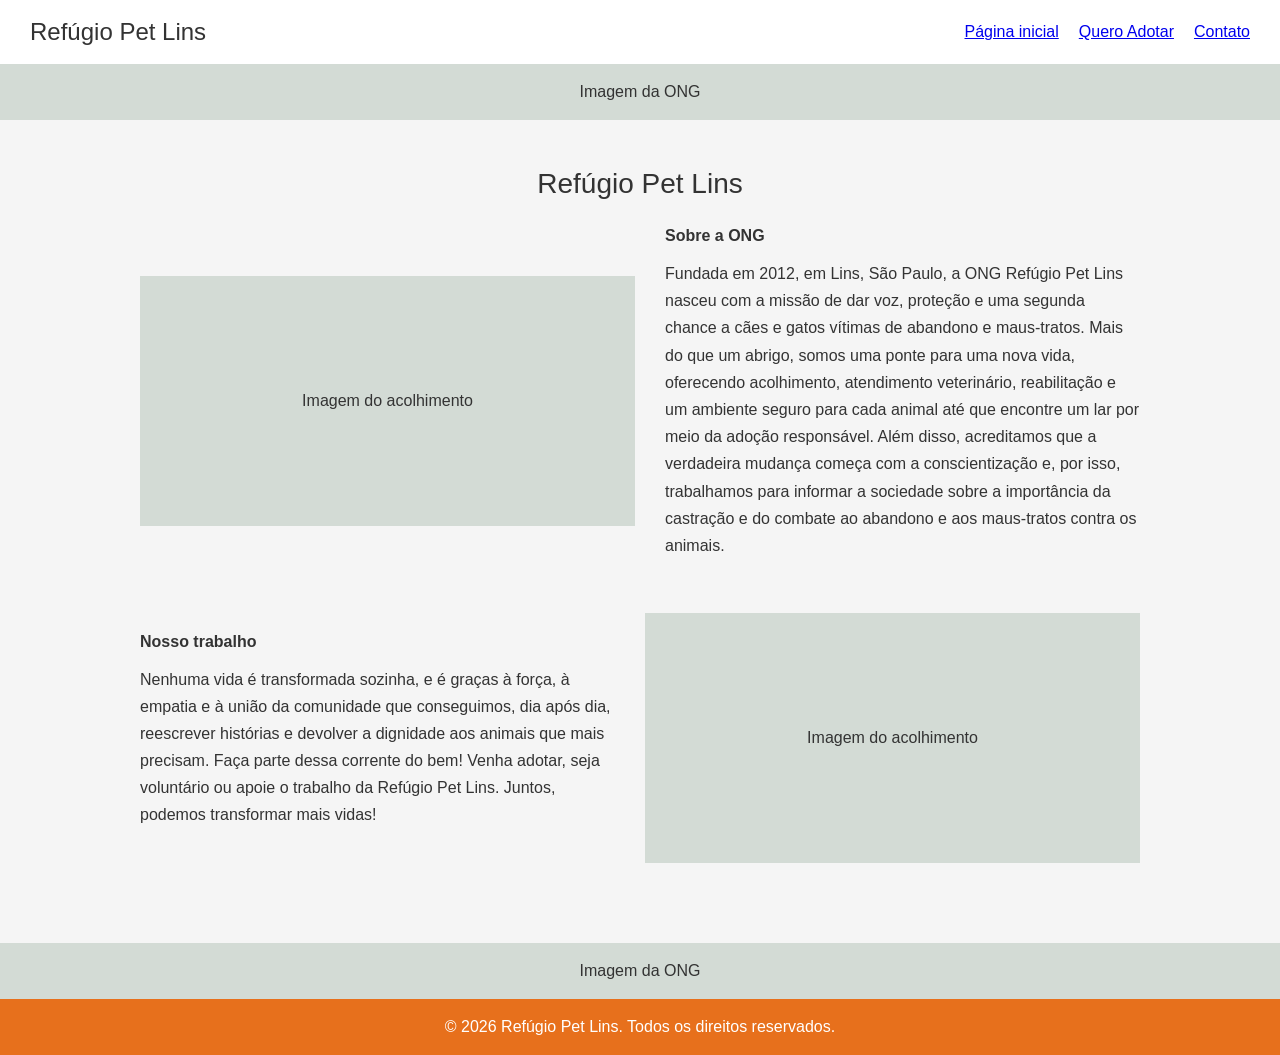
<file: index.html>
<html lang="pt-br">

<head>
    <meta charset="UTF-8">
    <meta name="viewport" content="width=device-width, initial-scale=1.0">
    <title>Refúgio Pet Lins</title>

    <link rel="stylesheet" href="css/reset.css">
    <link rel="stylesheet" href="css/estilo.css">
</head>

<body>

    <header class="cabecalho">
        <h1 class="logo">Refúgio Pet Lins</h1>

        <nav class="menu-opcoes">
    <ul>
        <li><a href="index.html">Página inicial</a></li>
        <li><a href="catalogo.html">Quero Adotar</a></li>
        <li><a href="contato.html">Contato</a></li>
    </ul>
</nav>
    </header>

    <main>

        <section class="faixa-ong">
            <p>Imagem da ONG</p>
        </section>

        <section class="secao-principal">

            <div class="logo-central">
                <h2>Refúgio Pet Lins</h2>
            </div>

            <div class="conteudo-principal">

                <div class="linha-conteudo">

                    <div class="imagem-ong">
                        <p>Imagem do acolhimento</p>
                    </div>
                    <div class="texto-ong">
                        <h1>Sobre a ONG</h1>

                        <p>
                           Fundada em 2012, em Lins, São Paulo, a ONG Refúgio Pet Lins nasceu com a missão de dar voz, proteção e uma segunda chance a cães e gatos vítimas de abandono e maus-tratos. Mais do que um abrigo, somos uma ponte para uma nova vida, oferecendo acolhimento, atendimento veterinário, reabilitação e um ambiente seguro para cada animal até que encontre um lar por meio da adoção responsável. Além disso, acreditamos que a verdadeira mudança começa com a conscientização e, por isso, trabalhamos para informar a sociedade sobre a importância da castração e do combate ao abandono e aos maus-tratos contra os animais.
                        </p>
                    </div>

                </div>


                <div class="linha-conteudo">
                    <div class="texto-ong">
                        <h1>Nosso trabalho</h1>

                        <p>
                            Nenhuma vida é transformada sozinha, e é graças à força, à empatia e à união da comunidade que conseguimos, dia após dia, reescrever histórias e devolver a dignidade aos animais que mais precisam. Faça parte dessa corrente do bem! Venha adotar, seja voluntário ou apoie o trabalho da Refúgio Pet Lins. Juntos, podemos transformar mais vidas!
                        </p>
                    </div>

                    <div class="imagem-ong">
                        <p>Imagem do acolhimento</p>
                    </div>

                </div>

            </div>

        </section>

        <section class="faixa-ong">
            <p>Imagem da ONG</p>
        </section>

    </main>

    <footer id="contato">
        <div class="container-rodape">
            <p>
                &copy; 2026 Refúgio Pet Lins.
                Todos os direitos reservados.
            </p>
        </div>
    </footer>

</body>

</html>
</file>
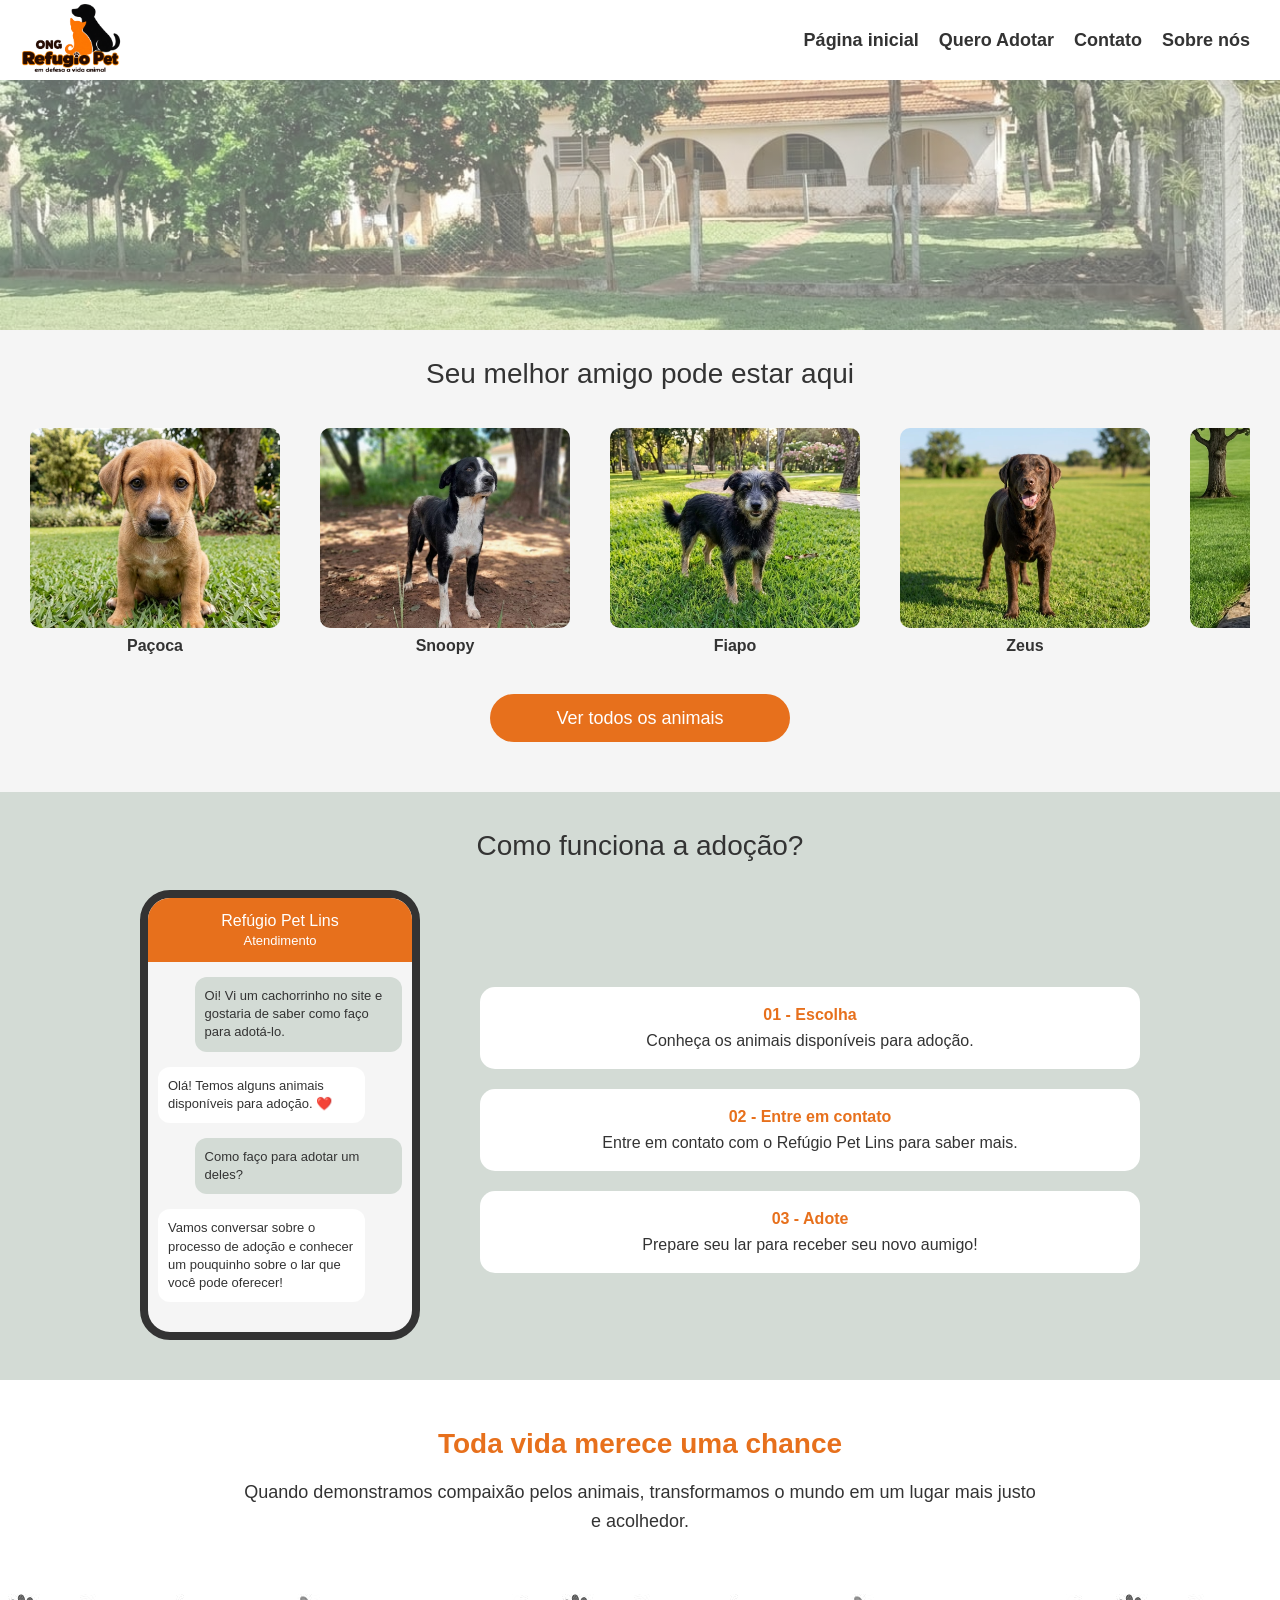
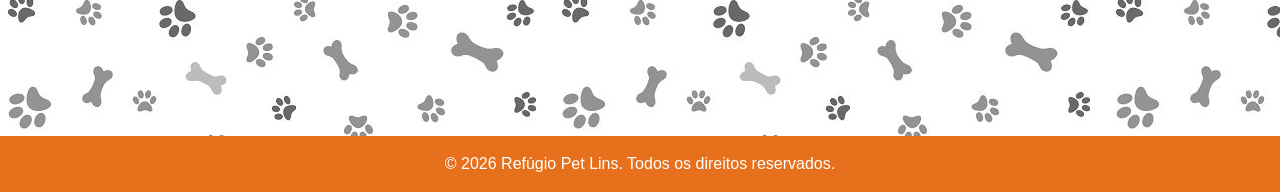
<file: codigo/index.html>
<!DOCTYPE html>
<html lang="pt-br">

<head>
    <meta charset="UTF-8">
    <meta name="viewport" content="width=device-width, initial-scale=1.0">
    <title>Refúgio Pet Lins</title>
    <link rel="stylesheet" href="css/reset.css">
    <link rel="stylesheet" href="css/pagina-inicial.css">
    <link rel="stylesheet" href="css/responsivo.css">
</head>

<body>

    <header class="cabecalho">
        <h1 class="logo">
          <a href="index.html"><img src="img/logo-semfundo.png" alt="Refúgio Pet Lins"></a>
        </h1>

        <nav class="menu-opcoes">
    <ul>
        <li><a href="index.html">Página inicial</a></li>
        <li><a href="catalogo.html">Quero Adotar</a></li>
        <li><a href="contato.html">Contato</a></li>
        <li><a href="sobre.html">Sobre nós</a></li>
    </ul>
</nav>
    </header>

    <main>

        <section class="faixa-ong">
        </section>

        
<section class="secao-principal">

    <div class="titulo-secao">
        <h2>Seu melhor amigo pode estar aqui</h2>
    </div>

    <div class="carrossel">

        <div class="lista-animais">

            <div class="card-animal">
                <img src="img/paçoca.jpeg" alt="Animal disponível para adoção">
                <h3>Paçoca</h3>
            </div>

            <div class="card-animal">
                <img src="img/snoop.jpeg" alt="Animal disponível para adoção">
                <h3>Snoopy</h3>
            </div>

            <div class="card-animal">
                <img src="img/fiapo.jpeg" alt="Animal disponível para adoção">
                <h3>Fiapo</h3>
            </div>

            <div class="card-animal">
                <img src="img/zeus.jpeg" alt="Animal disponível para adoção">
                <h3>Zeus</h3>
            </div>

            <div class="card-animal">
                <img src="img/black.jpeg" alt="Animal disponível para adoção">
                <h3>Black</h3>
            </div>

        </div>

    </div>

    <a href="catalogo.html" class="botao-animais">
    Ver todos os animais
</a>

</section>


<section class="como-adotar">

    <div class="titulo-secao">
        <h2>Como funciona a adoção?</h2>
    </div>

    <div class="conteudo-adocao">

        <div class="etapas-adocao">

            <div class="etapa">
                <h3>01 - Escolha</h3>
                <p>Conheça os animais disponíveis para adoção.</p>
            </div>

            <div class="etapa">
                <h3>02 - Entre em contato</h3>
                <p>Entre em contato com o Refúgio Pet Lins para saber mais.</p>
            </div>

            <div class="etapa">
                <h3>03 - Adote</h3>
                <p>Prepare seu lar para receber seu novo aumigo!</p>
            </div>

        </div>

        <div class="celular">

            <div class="topo-celular">
                <h3>Refúgio Pet Lins</h3>
                <p>Atendimento</p>
            </div>

            <div class="conversa">

                <div class="mensagem enviada">
                    Oi! Vi um cachorrinho no site e gostaria de saber como faço para adotá-lo.
                </div>

                <div class="mensagem recebida">
                    Olá! Temos alguns animais disponíveis para adoção. ❤️
                </div>

                <div class="mensagem enviada">
                    Como faço para adotar um deles?
                </div>

                <div class="mensagem recebida">
                    Vamos conversar sobre o processo de adoção e conhecer um pouquinho sobre o lar que você pode oferecer!
                </div>

            </div>

        </div>

    </div>

</section>

<section class="melhor-amigo">
    <div class="conteudo-melhor-amigo">
        <h2>Toda vida merece uma chance</h2>
        <p>
            Quando demonstramos compaixão pelos animais, transformamos o mundo em um lugar mais justo e acolhedor.
        </p>
    </div>
</section>

        <section class="faixa-rodapé">
        </section>

    </main>

<footer id="contato">
        <div class="container-rodape">
            <p>
                &copy; 2026 Refúgio Pet Lins.
                Todos os direitos reservados.
            </p>
        </div>
    </footer>

</body>

</html>
</file>
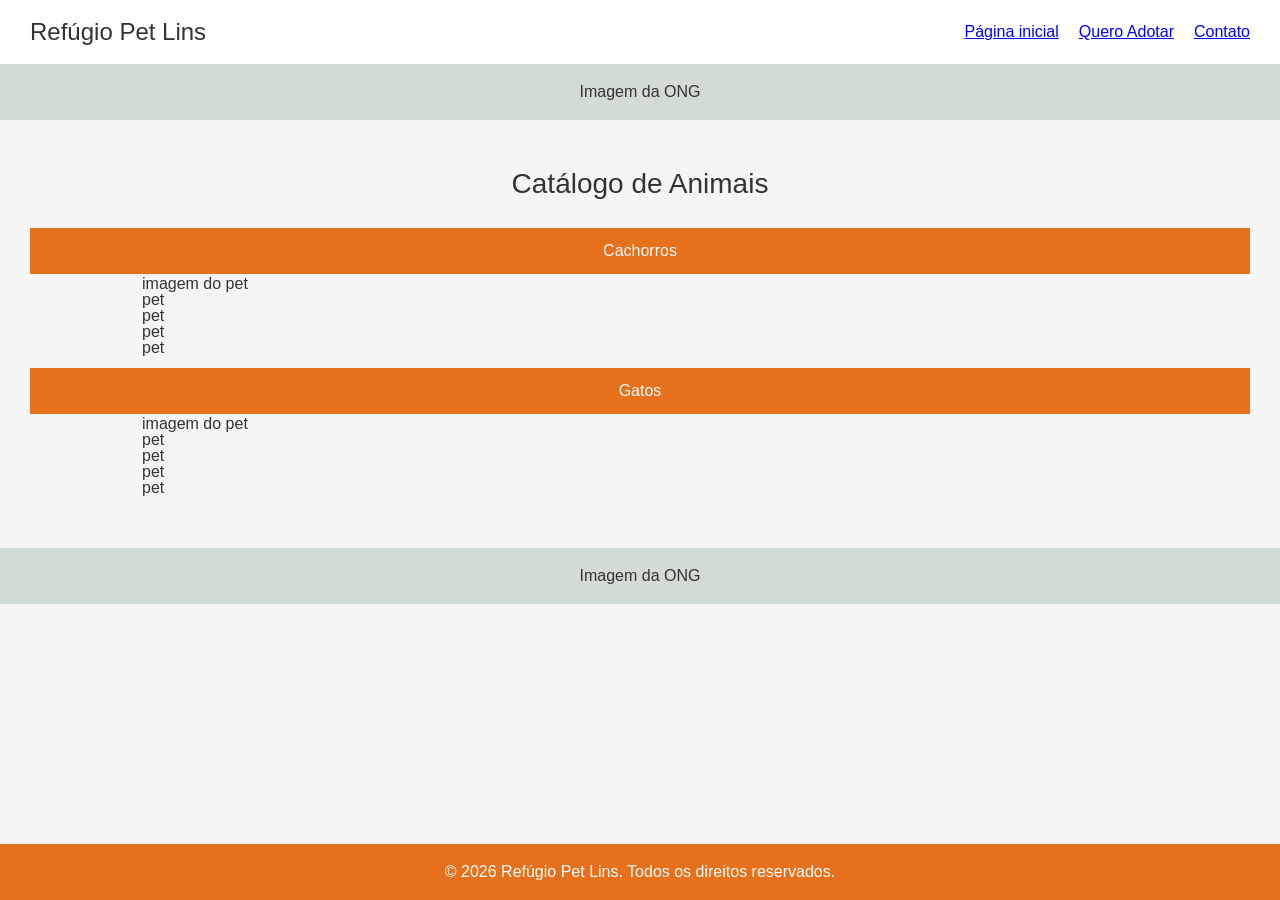
<file: catalogo.html>
<html lang="pt-br">
  <head>
    <meta charset="UTF-8" />
    <meta name="viewport" content="width=device-width, initial-scale=1.0" />
    <title>Refúgio Pet Lins</title>

    <link rel="stylesheet" href="css/reset.css" />
    <link rel="stylesheet" href="css/catalogo.css" />
  </head>

  <body>
    <header class="cabecalho">
      <h1 class="logo">Refúgio Pet Lins</h1>

      <nav class="menu-opcoes">
    <ul>
        <li><a href="index.html">Página inicial</a></li>
        <li><a href="catalogo.html">Quero Adotar</a></li>
        <li><a href="contato.html">Contato</a></li>
    </ul>
</nav>
    </header>

    <main>
      <section class="faixa-ong">
        <p>Imagem da ONG</p>
      </section>

      <section class="secao-principal">
        <div class="logo-central">
          <h2>Catálogo de Animais</h2>
        </div>

        <section class="faixa-laranja">
          <p>Cachorros</p>
        </section>

        <div class="conteudo-principal">
          <div class="lista">
            <section class="animais">
              <li>
                <figure>
                  imagem do pet
                  <figcaption>pet</figcaption>
                  <figcaption>pet</figcaption>
                  <figcaption>pet</figcaption>
                  <figcaption>pet</figcaption>
                </figure>
              </li>
            </section>
          </div>
        </div>

        <section class="faixa-laranja">
          <p>Gatos</p>
        </section>

        <div class="conteudo-principal">
          <div class="lista">
            <section class="animais">
              <li>
                <figure>
                  imagem do pet
                  <figcaption>pet</figcaption>
                  <figcaption>pet</figcaption>
                  <figcaption>pet</figcaption>
                  <figcaption>pet</figcaption>
                </figure>
              </li>
            </section>
          </div>
        </div>
      </section>

      <section class="faixa-ong">
        <p>Imagem da ONG</p>
      </section>
    </main>

    <footer id="contato">
      <div class="container-rodape">
        <p>&copy; 2026 Refúgio Pet Lins. Todos os direitos reservados.</p>
      </div>
    </footer>
  </body>
</html>
</file>
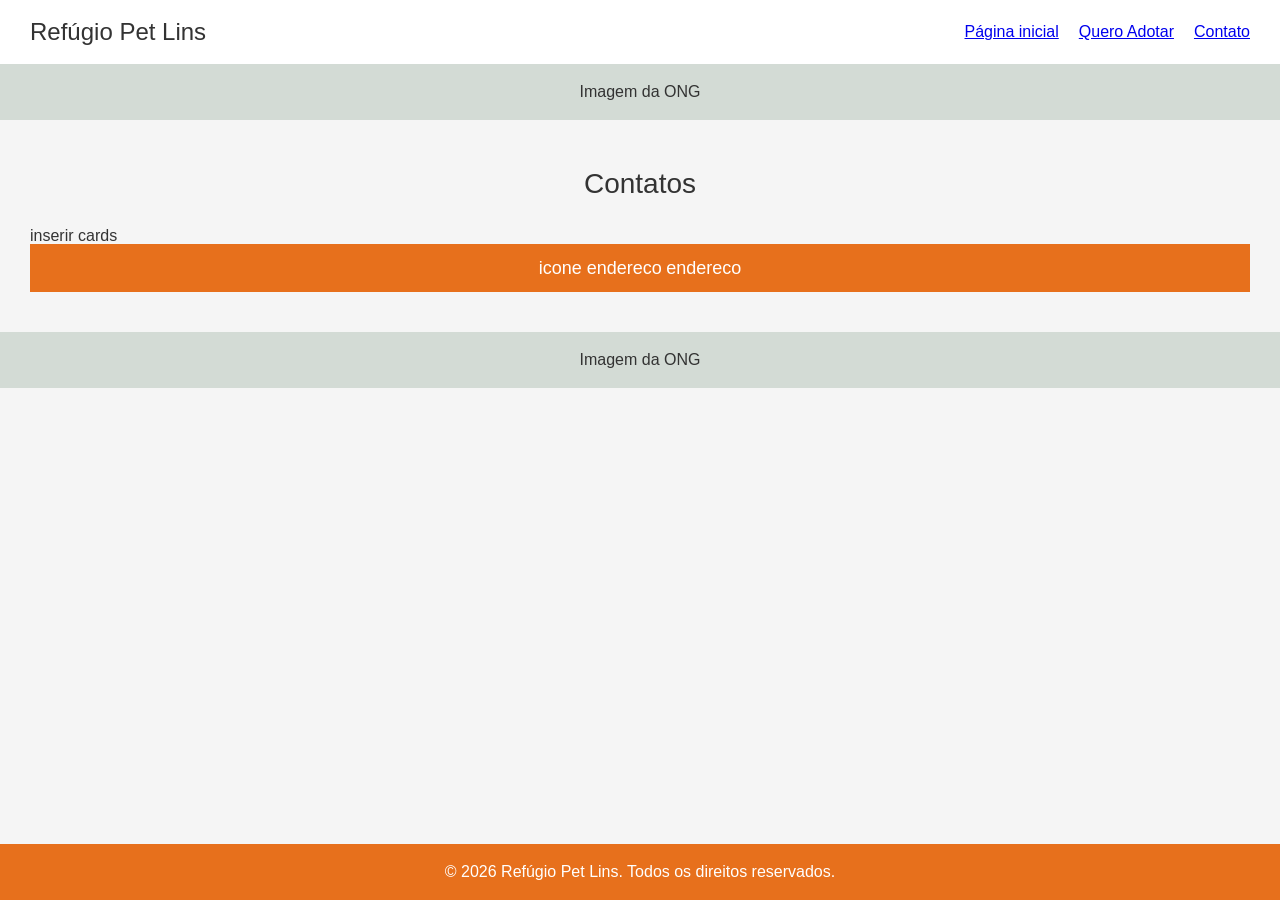
<file: contato.html>
<html lang="pt-br">

<head>
    <meta charset="UTF-8">
    <meta name="viewport" content="width=device-width, initial-scale=1.0">
    <title>Refúgio Pet Lins</title>

    <link rel="stylesheet" href="css/reset.css">
    <link rel="stylesheet" href="css/contato.css">
</head>

<body>

    <header class="cabecalho">
        <h1 class="logo">Refúgio Pet Lins</h1>

        <nav class="menu-opcoes">
            <ul>
                <li><a href="index.html">Página inicial</a></li>
                <li><a href="catalogo.html">Quero Adotar</a></li>
                <li><a href="contato.html">Contato</a></li>
            </ul>
        </nav>
    </header>

    <main>

        <section class="faixa-ong">
            <p>Imagem da ONG</p>
        </section>

        <section class="secao-principal">

            <div class="logo-central">
                <h2>Contatos</h2>
            </div>

                inserir cards

                

                <section class="faixa-laranja">
                    <ul>
                        <li>icone endereco</li>
                        <li>endereco</li>
                    </ul>
                </section>

            </div>

        </section>

        <section class="faixa-ong">
            <p>Imagem da ONG</p>
        </section>

    </main>

    <footer id="contato">
        <div class="container-rodape">
            <p>
                &copy; 2026 Refúgio Pet Lins.
                Todos os direitos reservados.
            </p>
        </div>
    </footer>

</body>

</html>
</file>
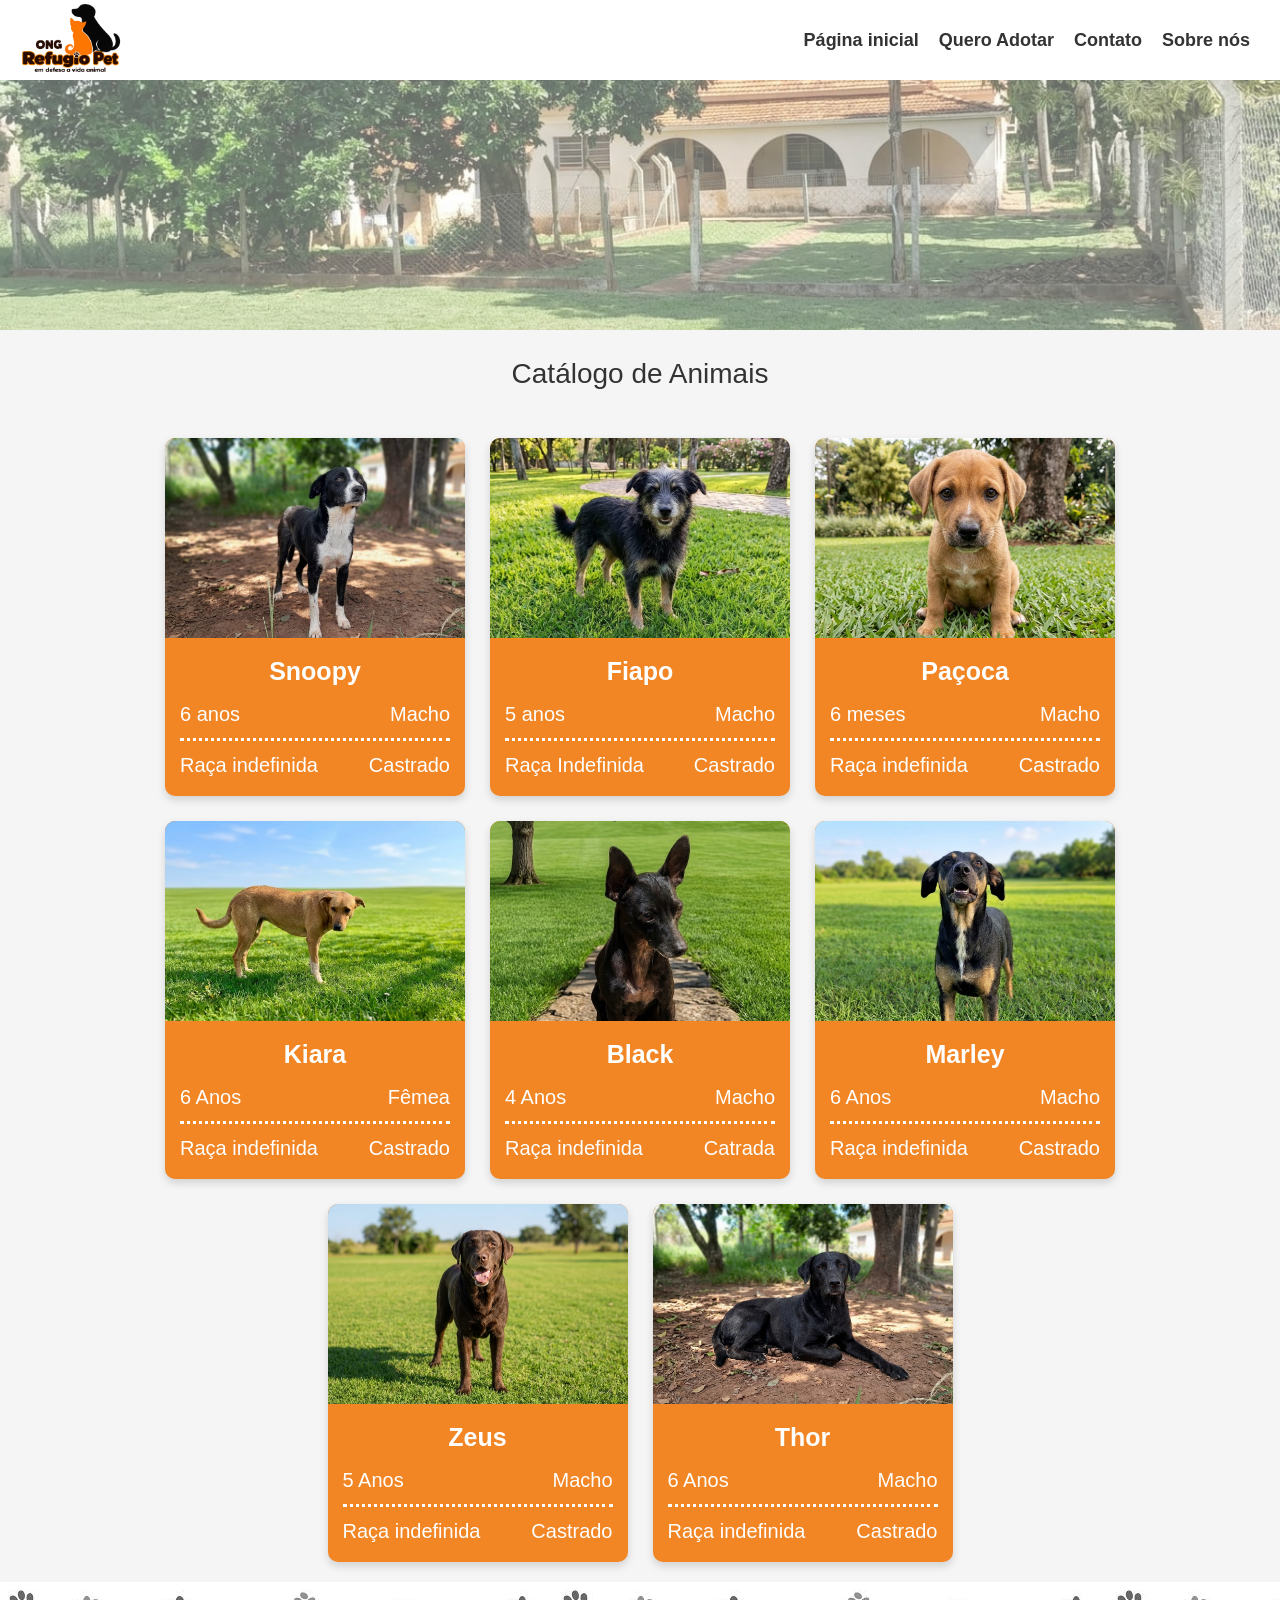
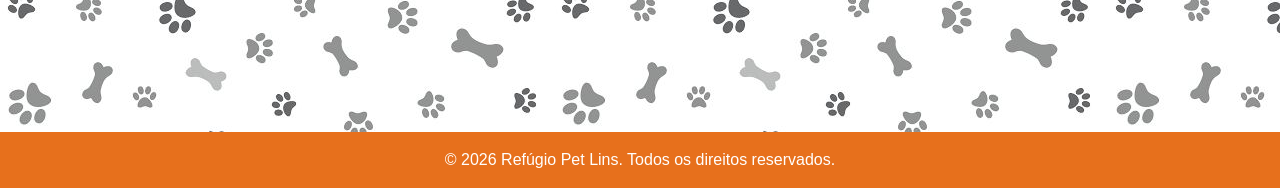
<file: codigo/catalogo.html>
<!DOCTYPE html>
<html lang="pt-br">
  <head>
    <meta charset="UTF-8" />
    <meta name="viewport" content="width=device-width, initial-scale=1.0" />
    <title>Refúgio Pet Lins</title>
    <link rel="stylesheet" href="css/reset.css" />
    <link rel="stylesheet" href="css/catalogo.css" />
    <link rel="stylesheet" href="css/responsivo.css">
  </head>

  <body>

    <header class="cabecalho">
        <h1 class="logo">
          <a href="index.html"><img src="img/logo-semfundo.png" alt="Refúgio Pet Lins"></a>
        </h1>

        <nav class="menu-opcoes">
    <ul>
        <li><a href="index.html">Página inicial</a></li>
        <li><a href="catalogo.html">Quero Adotar</a></li>
        <li><a href="contato.html">Contato</a></li>
        <li><a href="sobre.html">Sobre nós</a></li>
    </ul>
</nav>
    </header>

    <main>

        <section class="faixa-ong">
        </section>
    <main>
        <div class="logo-central">
          <h2>Catálogo de Animais</h2>
        </div>

        <div class="conteudo-principal">
          <div class="lista">
            <section class="animais">
             
              <section class="section-principal">
                
                <!-- Lista que vai alinhar os cards lado a lado -->
                <ul class="grade-cards">
                    
                    
                    <!-- Card 1 -->
                    <li class="card-animal">
                        <img src="img/snoop.jpeg" alt="Snoopy" class="foto-animal">
                        <div class="info-animal">
                           <h1>Snoopy</h1>
                           <div class="info-1">
                                <p>6 anos</p>
                                <p>Macho</p>
                            </div>
                            <div class="info-2">
                                <p>Raça indefinida</p>
                                <p>Castrado</p>
                            </div>
                        </div>
                    </li>

                    <!-- Card 2 -->
                    <li class="card-animal">
                        <img src="img/fiapo.jpeg" alt="Fiapo" class="foto-animal">
                        <div class="info-animal">
                           <h1>Fiapo</h1>
                           <div class="info-1">
                                <p> 5 anos</p>
                                <p> Macho</p>
                            </div>
                            <div class="info-2">
                                <p> Raça Indefinida</p>
                                <p> Castrado</p>
                            </div>
                        </div>
                    </li>

                    <!-- Card 3 -->
                    <li class="card-animal">
                        <img src="img/paçoca.jpeg" alt="Paçoca" class="foto-animal">
                        <div class="info-animal">
                            <h1>Paçoca</h1>
                            <div class="info-1">
                                <p>6 meses</p>
                                <p>Macho</p>
                            </div>
                            <div class="info-2">
                                <p>Raça indefinida</p>
                                <p>Castrado</p>
                            </div>
                        </div>
                    </li>

                    
                    </li><!-- Card 4 -->
                    <li class="card-animal">
                        <img src="img/kiara.jpeg" alt="Kiara" class="foto-animal">
                        <div class="info-animal">
                            <h1>Kiara</h1>
                            <div class="info-1">
                                <p> 6 Anos</p>
                                <p> Fêmea</p>
                            </div>
                            <div class="info-2">
                                <p> Raça indefinida</p>
                                <p> Castrado</p>
                            </div>
                        </div>
                    </li>

                    <!-- Card 5 -->
                    <li class="card-animal">
                        <img src="img/black.jpeg" alt="Black" class="foto-animal">
                        <div class="info-animal">
                            <h1>Black</h1>
                            <div class="info-1">
                                <p> 4 Anos</p>
                                <p> Macho</p>
                            </div>
                            <div class="info-2">
                                <p> Raça indefinida</p>
                                <p> Catrada</p>
                            </div>
                        </div>
                    </li>

                    <!-- Card 6 -->
                    <li class="card-animal">
                        <img src="img/marley.jpeg" alt="Marley" class="foto-animal">
                        <div class="info-animal">
                            <h1>Marley</h1>
                            <div class="info-1">
                                <p> 6 Anos</p>
                                <p> Macho</p>
                            </div>
                            <div class="info-2">
                                <p> Raça indefinida</p>
                                <p> Castrado</p>
                            </div>
                        </div>
                    </li>

                    <!-- Card 7 -->
                    <li class="card-animal">
                        <img src="img/zeus.jpeg" alt="Zeus" class="foto-animal">
                        <div class="info-animal">
                            <h1>Zeus</h1>
                            <div class="info-1">
                                <p> 5 Anos</p>
                                <p> Macho</p>
                            </div>
                            <div class="info-2">
                                <p> Raça indefinida</p>
                                <p> Castrado</p>
                            </div>
                        </div>
                    </li>

                    <!-- Card 8 -->
                    <li class="card-animal">
                        <img src="img/thor.jpeg" alt="Thor" class="foto-animal">
                        <div class="info-animal">
                            <h1>Thor</h1>
                            <div class="info-1">
                                <p> 6 Anos</p>
                                <p> Macho</p>
                            </div>
                            <div class="info-2">
                                <p> Raça indefinida</p>
                                <p> Castrado</p>
                            </div>
                        </div>
                    </li>

                </ul>

              </section>
             
            </section>
          </div>
        </div>

        <section class="faixa-rodapé">
        </section>

      </section>

      
    </main>

    <footer id="contato">
      <div class="container-rodape">
        <p>&copy; 2026 Refúgio Pet Lins. Todos os direitos reservados.</p>
      </div>
    </footer>
  </body>
</html>
</file>
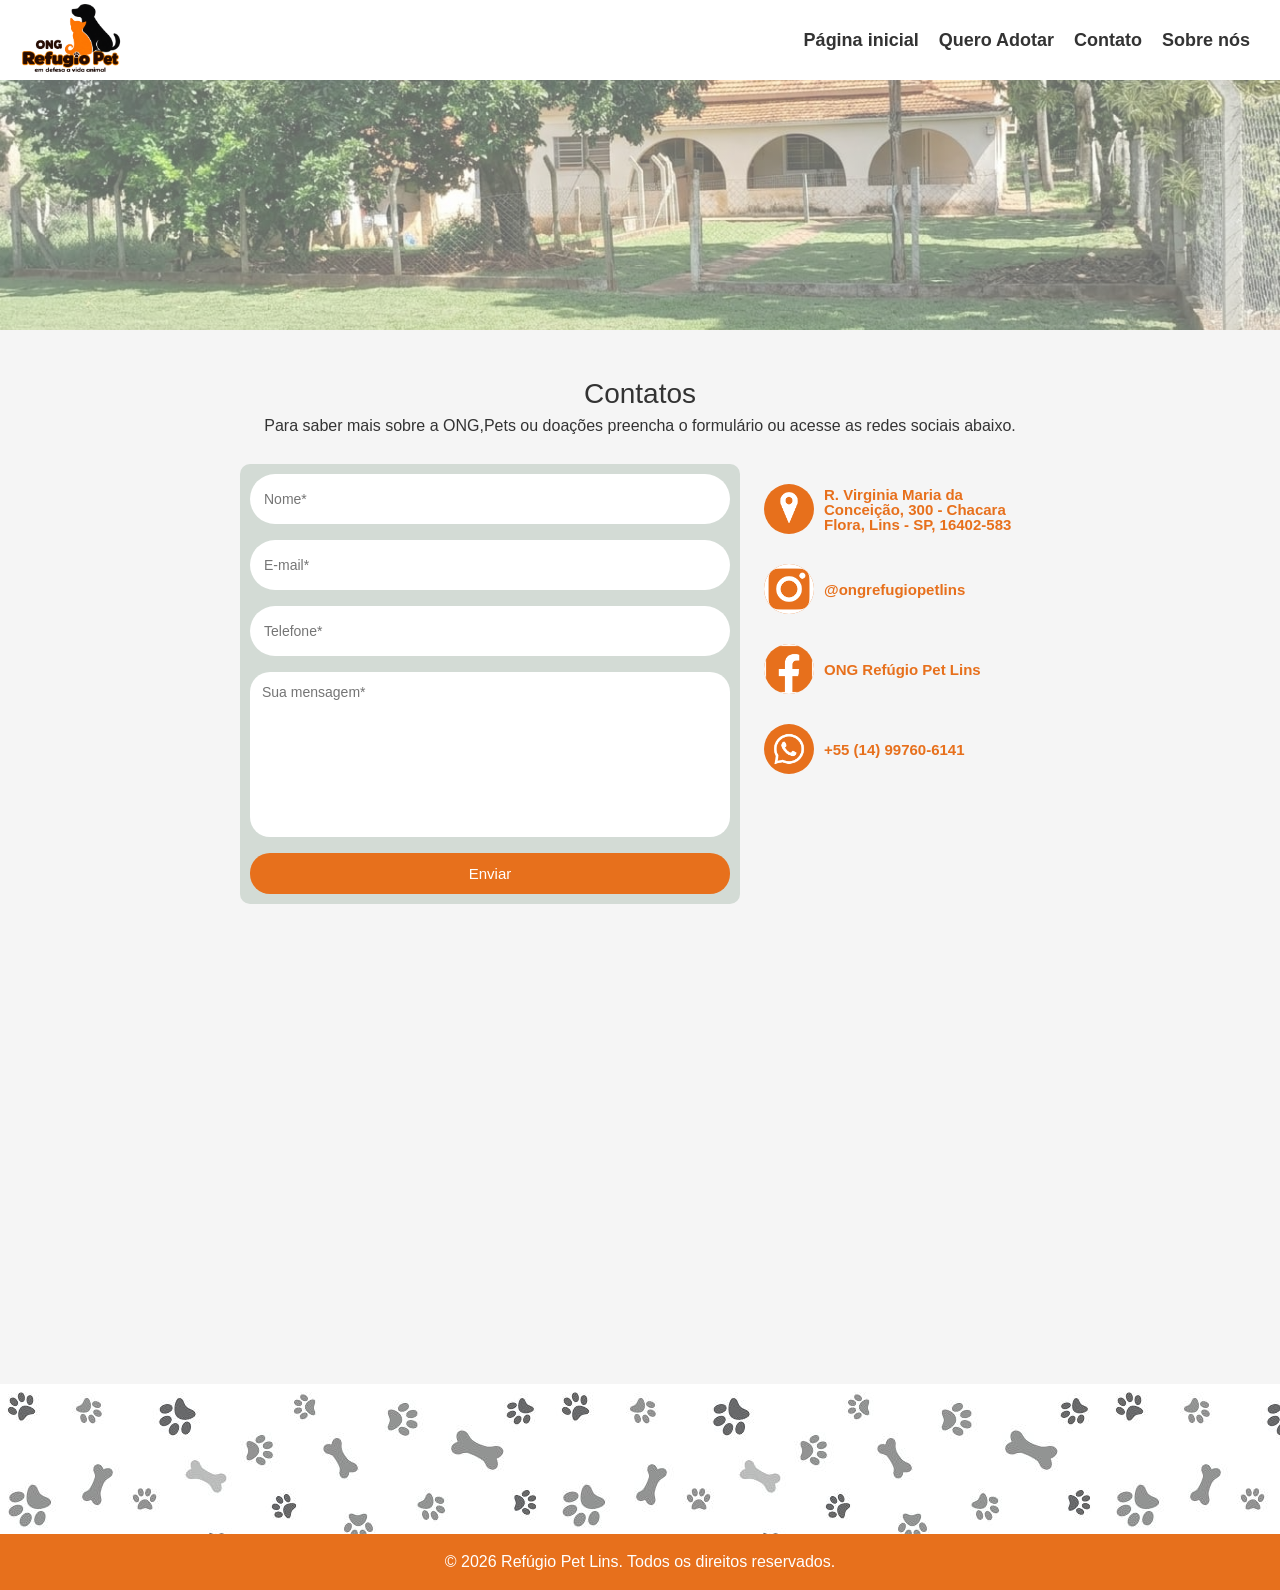
<file: codigo/contato.html>
<html lang="pt-br">
  <head>
    <meta charset="UTF-8" />
    <meta name="viewport" content="width=device-width, initial-scale=1.0" />
    <title>Refúgio Pet Lins</title>
    <link rel="stylesheet" href="css/reset.css" />
    <link rel="stylesheet" href="css/contato.css" />
    <link rel="stylesheet" href="css/responsivo.css">
  </head>

  <body>
    <header class="cabecalho">
      <h1 class="logo">
          <a href="index.html"><img src="img/logo-semfundo.png" alt="Refúgio Pet Lins"></a>
        </h1>

      <nav class="menu-opcoes">
        <ul>
        <li><a href="index.html">Página inicial</a></li>
        <li><a href="catalogo.html">Quero Adotar</a></li>
        <li><a href="contato.html">Contato</a></li>
        <li><a href="sobre.html">Sobre nós</a></li>
        </ul>
      </nav>
    </header>

    <main>
      <section class="faixa-ong">
      </section>

      <section class="secao-principal">
        <div class="logo-central">
          <h2>Contatos</h2>
          <p>
            Para saber mais sobre a ONG,Pets ou doações preencha o formulário ou
            acesse as redes sociais abaixo.
          </p>
        </div>

        <div class="conteudo">
          <div class="form">
            <form action="/enviar-dados" method="post">
              <label for="nome">Nome</label>
              <input
                type="text"
                id="nome"
                name="nome"
                placeholder="Nome*"
                required
              />

              <label for="email">E-mail</label>
              <input
                type="email"
                id="email"
                name="email"
                placeholder="E-mail*"
                required
              />

              <label for="telefone">Telefone</label>
              <input
                type="tel"
                id="telefone"
                name="telefone"
                placeholder="Telefone*"
                required
              />

              <label for="mensagem">Mensagem</label>
              <textarea
                id="mensagem"
                name="mensagem"
                placeholder="Sua mensagem*"
                required
              ></textarea>

              <button type="submit">Enviar</button>
            </form>
          </div>

          <div class="contatos">
            <ul>
              <li>
                <a href="https://maps.app.goo.gl/Xp8G3DowzVbj1TUi9">
                  <img src="img/local.webp" alt="" />
                  R. Virginia Maria da Conceição, 300 - Chacara Flora, Lins - SP, 16402-583
                </a>
              </li>

              <ul>
              <li>
                <a href="https://www.instagram.com/ongrefugiopetlins">
                  <img src="img/instagram.webp" alt="" />
                  @ongrefugiopetlins
                </a>
              </li>

              <li>
                <a
                  href="https://www.facebook.com/people/ONG-Ref%C3%BAgio-Pet-Lins/100091501293850/"
                >
                  <img src="img/facebook.webp" alt="" />
                  ONG Refúgio Pet Lins
                </a>
              </li>

              <li>
                <a
                  href="https://wa.me/5514997606141?text=Ol%C3%A1!%20Vim%20pelo%20link%20e%20gostaria%20de%20mais%20informa%C3%A7%C3%B5es."
                  target="_blank"
                >
                  <img src="img/whatsapp.webp" alt="" />
                  +55 (14) 99760-6141
                </a>
              </li>
            </ul>
          </div>          
        </div>
      </section>

      <section class="maps">
        <iframe
          <iframe src="https://www.google.com/maps/embed?pb=!1m18!1m12!1m3!1d3707.4211514090107!2d-49.7235787!3d-21.686363699999998!2m3!1f0!2f0!3f0!3m2!1i1024!2i768!4f13.1!3m3!1m2!1s0x94be157243160007%3A0x1d5e9e5a19fe417c!2sR.%20Virg%C3%ADnia%20Maria%20da%20Concei%C3%A7%C3%A3o%2C%20300%20-%20Ch%C3%A1cara%20Flora%2C%20Lins%20-%20SP%2C%2016402-583!5e0!3m2!1spt-BR!2sbr!4v1794163605881!5m2!1spt-BR!2sbr"
          width="100%"
          height="400"
          style="border: 0"
          allowfullscreen=""
          loading="lazy"
          referrerpolicy="strict-origin-when-cross-origin"
        ></iframe>
      </section>

      <section class="faixa-rodapé">
        </section>

    </main>

    <footer id="contato">
      <div class="container-rodape">
        <p>&copy; 2026 Refúgio Pet Lins. Todos os direitos reservados.</p>
      </div>
    </footer>
  </body>
</html>
</file>
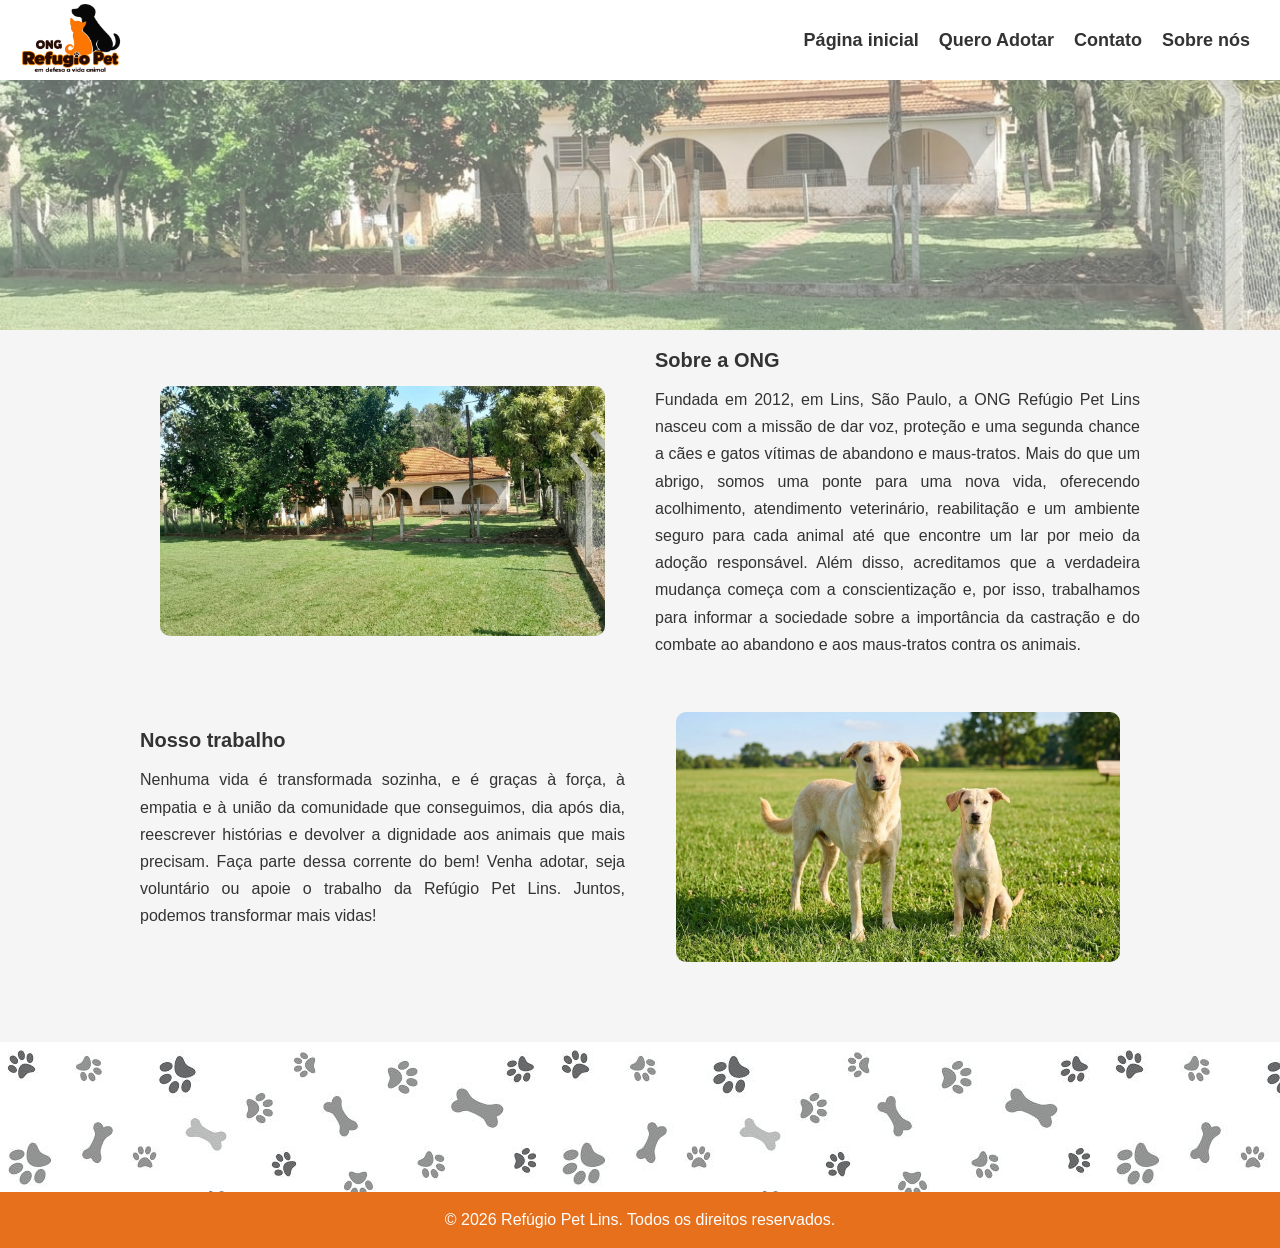
<file: codigo/sobre.html>
<!DOCTYPE html>
<html lang="pt-br">

<head>
    <meta charset="UTF-8">
    <meta name="viewport" content="width=device-width, initial-scale=1.0">
    <title>Refúgio Pet Lins</title>
    <link rel="stylesheet" href="css/reset.css">
    <link rel="stylesheet" href="css/estilo.css">
    <link rel="stylesheet" href="css/responsivo.css">
</head>

<body>

    <header class="cabecalho">
        <h1 class="logo">
            <a href="index.html">
                <img src="img/logo-semfundo.png" alt="Refúgio Pet Lins">
            </a>
        </h1>

        <nav class="menu-opcoes">
            <ul>
                <li><a href="index.html">Página inicial</a></li>
                <li><a href="catalogo.html">Quero Adotar</a></li>
                <li><a href="contato.html">Contato</a></li>
                <li><a href="sobre.html">Sobre nós</a></li>
            </ul>
        </nav>
    </header>

    <main>

        <section class="faixa-ong">
        </section>

        <section class="secao-principal">

            <div class="conteudo-principal">

                <div class="linha-conteudo">

                    <div class="imagem-ong">
                        <img src="img/lar-pet.jpeg" alt="Lar da ONG Refúgio Pet Lins">
                    </div>

                    <div class="texto-ong">
                        <h1>Sobre a ONG</h1>

                        <p>
                            Fundada em 2012, em Lins, São Paulo, a ONG Refúgio Pet Lins nasceu com a missão de dar voz, proteção e uma segunda chance a cães e gatos vítimas de abandono e maus-tratos. Mais do que um abrigo, somos uma ponte para uma nova vida, oferecendo acolhimento, atendimento veterinário, reabilitação e um ambiente seguro para cada animal até que encontre um lar por meio da adoção responsável. Além disso, acreditamos que a verdadeira mudança começa com a conscientização e, por isso, trabalhamos para informar a sociedade sobre a importância da castração e do combate ao abandono e aos maus-tratos contra os animais.
                        </p>
                    </div>

                </div>

                <div class="linha-conteudo">

                    <div class="texto-ong">
                        <h1>Nosso trabalho</h1>

                        <p>
                            Nenhuma vida é transformada sozinha, e é graças à força, à empatia e à união da comunidade que conseguimos, dia após dia, reescrever histórias e devolver a dignidade aos animais que mais precisam. Faça parte dessa corrente do bem! Venha adotar, seja voluntário ou apoie o trabalho da Refúgio Pet Lins. Juntos, podemos transformar mais vidas!
                        </p>
                    </div>

                    <div class="imagem-ong">
                        <img src="img/WhatsApp Image 2026-11-08 at 14.06.10 (3).jpeg" alt="Animal acolhido pela ONG">
                    </div>

                </div>

            </div>

        </section>

        <section class="faixa-rodapé">
        </section>

    </main>

    <footer id="contato">
        <div class="container-rodape">
            <p>
                &copy; 2026 Refúgio Pet Lins.
                Todos os direitos reservados.
            </p>
        </div>
    </footer>

</body>

</html>
</file>
<file: css/estilo.css>
body {
    min-height: 100%;
    margin: 0;
}

body {
    display: flex;
    flex-direction: column;
    min-height: 100vh;
    margin: 0;
    font-family: Arial, sans-serif;
    color: #333333;
}

/* Cabeçalho */
.cabecalho {
    background-color: #FFFFFF;
    position: relative;
    display: flex;
    align-items: center;
    justify-content: space-between;
    gap: 20px;
    padding: 20px 30px;
}

.logo {
    font-size: 24px;
    margin: 0;
}

/* Menu de navegação */
.menu-opcoes ul {
    display: flex;
    flex-wrap: wrap;
    gap: 20px;
    list-style: none;
    margin: 0;
    padding: 0;
}

.menu-opcoes a:hover {
    text-decoration: underline;
}

/* Conteúdo principal */
main {
    flex: 1;
    background-color: #F5F5F5;
}

.faixa-ong {
    background-color: #D3DBD5;
    padding: 20px;
    text-align: center;
}

.secao-principal {
    padding: 20px 30px 40px;
}

.logo-central {
    text-align: center;
    padding: 30px 0;
    color: #333333;
}

.logo-central h2 {
    margin: 0;
    font-size: 28px;
}

.conteudo-principal {
    max-width: 1000px;
    margin: 0 auto;
}

/* Linhas de texto e imagem */
.linha-conteudo {
    display: flex;
    align-items: center;
    gap: 30px;
    margin-bottom: 40px;
}

.texto-ong,
.imagem-ong {
    flex: 1;
    min-width: 0;
}

.texto-ong h2 {
    margin-top: 0;
    margin-bottom: 16px;
}

.texto-ong p {
    line-height: 1.7;
    margin-bottom: 14px;
}

/* Espaço reservado para as imagens */
.imagem-ong {
    background-color: #D3DBD5;
    min-height: 250px;
    display: flex;
    align-items: center;
    justify-content: center;
    text-align: center;
    padding: 10px;
    box-sizing: border-box;
}

/* Rodapé */
footer {
    background-color: #E7701C;
    color: #FFFFFF;
    padding: 20px;
    text-align: center;
}

.container-rodape {
    max-width: 1000px;
    margin: 0 auto;
}

.texto-ong h1 {
    margin-top: 0;
    margin-bottom: 16px;
    font-weight: bold;
}
</file>
<file: codigo/css/pagina-inicial.css>
/* Configurações gerais */
body {
    display: flex;
    flex-direction: column;
    min-height: 100vh;
    margin: 0;
    font-family: Arial, sans-serif;
    color: #333333;
}

/* Cabeçalho */
.cabecalho {
    background-color: #FFFFFF;
    position: relative;
    display: flex;
    align-items: center;
    justify-content: space-between;
    gap: 20px;
    padding: 30px;
    min-height: 80px;
}

.logo img {
    position: absolute;
    top: 50%;
    transform: translateY(-50%);
    left: 10px;
    height: 120px;
    width: auto;
    padding: 8px;
}

/* Menu de navegação */
.menu-opcoes ul {
    display: flex;
    flex-wrap: wrap;
    gap: 20px;
    list-style: none;
    margin: 0;
    padding: 0;
    position: relative;
}

.menu-opcoes a {
    color: #333333;
    text-decoration: none;
    font-size: 18px;
    font-weight: bold;
}

.menu-opcoes a:hover {
    color: #E7701C;
}

/* Conteúdo principal */
main {
    flex: 1;
    background-color: #F5F5F5;
}

/* Banner principal */
.faixa-ong {
    background-image:
        linear-gradient(rgba(255, 255, 255, 0.4), rgba(255, 255, 255, 0.4)),
        url('../img/lar-pet.jpeg');
    background-size: cover;
    background-position: center;
    background-repeat: no-repeat;
    width: auto;
    height: 250px;
    padding: 40px;
    text-align: center;
}

.faixa-rodapé {
   background-image: url(../img/fundo-patas.jpeg);
    background-repeat: repeat;
    width: auto;
    height:  150px;
    padding: 40px;
    text-align: center;
}

/* Seção de animais */
.secao-principal {
    padding: 30px;
}

.titulo-secao {
    text-align: center;
    margin-bottom: 20px;
}

/* Carrossel */
.lista-animais {
    display: flex;
    gap: 40px;
    padding: 20px;
    overflow-x: auto;
    scroll-snap-type: x mandatory;
    justify-content: center;
}

/* Cards dos animais */
.card-animal {
    flex: 0 0 250px;
    scroll-snap-align: start;
}

/* Imagens dos animais */
.card-animal img {
    display: block;
    width: 100%;
    height: 200px;
    object-fit: cover;
    object-position: center;
    border-radius: 10px;
}

/* Nome dos animais */
.card-animal h3 {
    text-align: center;
    margin-top: 10px;
    font-weight: bold;
}

.botao-animais {
    display: block;
    width: 300px;
    box-sizing: border-box;
    margin: 20px auto;
    background-color: #E7701C;
    color: #FFFFFF;
    border: none;
    border-radius: 30px;
    padding: 15px;
    font-size: 18px;
    text-align: center;
    text-decoration: none;
    cursor: pointer;
    transition: background-color 0.3s;
}

.botao-animais:hover {
    background-color: #cc5e17;
}

.titulo-secao h2 {
    font-size: 28px;
}

.como-adotar {
    padding: 40px 30px;
    background-color: #D3DBD5;
}

.etapas-adocao {
    display: flex;
    justify-content: center;
    gap: 30px;
    margin-top: 30px;
}

.etapa {
    flex: 1;
    text-align: center;
    padding: 25px;
    background-color: #FFFFFF;
    border-radius: 15px;
}

.etapa h3 {
    color: #E7701C;
    margin-bottom: 15px;
    font-weight: bold;
}

.etapa p {
    color: #333333;
}

.melhor-amigo {
    background-color: #FFFFFF;
    padding: 50px 30px;
    text-align: center;
}

.conteudo-melhor-amigo {
    max-width: 800px;
    margin: 0 auto;
}

.conteudo-melhor-amigo h2 {
    color: #E7701C;
    font-size: 28px;
    font-weight: bold;
    margin-bottom: 20px;
}

.conteudo-melhor-amigo p {
    color: #333333;
    font-size: 18px;
    line-height: 1.6;
}

/* Rodapé */
footer {
    background-color: #E7701C;
    color: #FFFFFF;
    padding: 20px;
    text-align: center;
}

.container-rodape {
    max-width: 1000px;
    margin: 0 auto;
}

/* Como funciona a adoção */
.como-adotar {
    padding: 40px 30px;
    background-color: #D3DBD5;
}

.conteudo-adocao {
    display: flex;
    align-items: center;
    justify-content: center;
    gap: 60px;
    max-width: 1000px;
    margin: 30px auto 0;
    flex-direction: row-reverse;
}

/* Passo a passo */
.etapas-adocao {
    display: flex;
    flex-direction: column;
    gap: 20px;
    flex: 1;
}

.etapa {
    background-color: #FFFFFF;
    padding: 20px;
    border-radius: 15px;
}

.etapa h3 {
    color: #E7701C;
    margin-bottom: 10px;
    font-weight: bold;
}

/* Celular */
.celular {
    width: 280px;
    min-height: 450px;
    box-sizing: border-box;
    background-color: #F5F5F5;
    border: 8px solid #333333;
    border-radius: 30px;
    overflow: hidden;
    flex-shrink: 0;
}

/* Cabeçalho do celular */
.topo-celular {
    background-color: #E7701C;
    color: #FFFFFF;
    padding: 15px;
    text-align: center;
}

.topo-celular h3 {
    margin: 0;
}

.topo-celular p {
    margin-top: 5px;
    font-size: 13px;
}

/* Conversa */
.conversa {
    display: flex;
    flex-direction: column;
    gap: 15px;
    padding: 15px 10px;
}

/* Mensagens */
.mensagem {
    padding: 10px;
    border-radius: 12px;
    font-size: 13px;
    line-height: 1.4;
    max-width: 85%;
}

.enviada {
    background-color: #D3DBD5;
    align-self: flex-end;
}

.recebida {
    background-color: #FFFFFF;
    align-self: flex-start;
}
</file>
<file: codigo/css/responsivo.css>
*, *::before, *::after { box-sizing: border-box; }
html { -webkit-text-size-adjust: 100%; }
img { max-width: 100%; }
body { overflow-x: hidden; }

.foto-animal { width: 100%; }

.lista-animais {
    justify-content: safe center;
    -webkit-overflow-scrolling: touch;
}

.contatos li img { flex-shrink: 0; }
.contatos li a { overflow-wrap: anywhere; }

/* ---------- até 1024px ---------- */
@media screen and (max-width: 1024px) {
    .secao-principal { padding-left: 20px; padding-right: 20px; }

    .conteudo {
        flex-direction: column;
        align-items: center;
        padding: 0 20px;
    }
    .form { width: 100%; max-width: 500px; }
    .contatos { width: 100%; max-width: 500px; height: auto; }
    .contatos li { margin-bottom: 20px; }
}

/* ---------- até 768px (tablet) ---------- */
@media screen and (max-width: 768px) {
    .cabecalho { flex-direction: column; padding: 20px 10px; gap: 15px; }
    .logo img { position: static; transform: none; height: 90px; width: auto; padding: 0; }
    .menu-opcoes ul { justify-content: center; gap: 10px 18px; }
    .menu-opcoes a { display: inline-block; padding: 6px 2px; font-size: 16px; }

    .faixa-ong { height: 180px; padding: 20px; }
    .faixa-rodapé { height: 100px; padding: 20px; }
    .secao-principal { padding: 20px 15px 30px; }

    .conteudo-principal { padding: 0 10px; }
    .linha-conteudo { flex-direction: column; gap: 20px; margin-bottom: 30px; }
    .linha-conteudo .imagem-ong { order: -1; width: 100%; }
    .imagem-ong img { width: 100%; height: 220px; }
    .texto-ong h1 { font-size: 24px; }
    .texto-ong p { font-size: 16px; line-height: 1.6; }

    .logo-central { padding: 20px 10px; }
    .logo-central h2 { font-size: 24px; }
    .animais { padding: 10px; }
    .grade-cards { gap: 20px; }
    .card-animal { width: calc(50% - 10px); max-width: 300px; }
    .info-animal p { font-size: 17px; }
    .info-animal h1 { font-size: 22px; }

    .etapas-adocao {
    flex-direction: column;
    gap: 20px;
    padding: 0 20px;
}
    .etapa {
    width: auto;
    flex: none;
}

    .form input { font-size: 16px; }
    .form textarea { font-size: 16px; height: 140px; }
    .contatos li a { font-size: 17px; }
    .contatos li img { width: 44px; }
    .maps iframe { height: 320px; }
}

/* ---------- até 480px (celular) ---------- */
@media screen and (max-width: 480px) {
    .cabecalho { padding: 15px 10px; }
    .logo img { height: 75px; }
    .menu-opcoes ul { gap: 6px 14px; }
    .menu-opcoes a { font-size: 14px; }

    .faixa-ong { height: 140px; padding: 10px; }
    .faixa-rodapé { height: 80px; padding: 10px; }

    .imagem-ong img { height: 190px; }
    .texto-ong h1 { font-size: 21px; }
    .texto-ong p { font-size: 15px; }

    .logo-central h2 { font-size: 21px; }
    .card-animal { width: 100%; max-width: 340px; }
    .foto-animal { height: 220px; }

    .etapas-adocao {
    flex-direction: column;
    gap: 20px;
    padding: 0 20px;
}
    .etapa {
    width: auto;
    flex: none;
}

    .conteudo { padding: 0 10px; }
    .logo-central p { font-size: 14px; padding: 0 5px; }
    .contatos li a { font-size: 15px; gap: 8px; }
    .contatos li img { width: 40px; }
    .maps iframe { height: 260px; }

    footer { padding: 15px; font-size: 13px; }
}
</file>
<file: css/catalogo.css>
body {
    min-height: 100%;
    margin: 0;
}

body {
    display: flex;
    flex-direction: column;
    min-height: 100vh;
    margin: 0;
    font-family: Arial, sans-serif;
    color: #333333;
}

/* Cabeçalho */
.cabecalho {
    background-color: #FFFFFF;
    position: relative;
    display: flex;
    align-items: center;
    justify-content: space-between;
    gap: 20px;
    padding: 20px 30px;
}

.logo {
    font-size: 24px;
    margin: 0;
}

/* Menu de navegação */
.menu-opcoes ul {
    display: flex;
    flex-wrap: wrap;
    gap: 20px;
    list-style: none;
    margin: 0;
    padding: 0;
}

.menu-opcoes a:hover {
    text-decoration: underline;
}

/* Conteúdo principal */
main {
    flex: 1;
    background-color: #F5F5F5;
}

.faixa-ong {
    background-color: #D3DBD5;
    padding: 20px;
    text-align: center;
}

.secao-principal {
    padding: 20px 30px 40px;
}

.logo-central {
    text-align: center;
    padding: 30px 0;
    color: #333333;
}

.logo-central h2 {
    margin: 0;
    font-size: 28px;
}

.conteudo-principal {
    max-width: 1000px;
    margin: 0 auto;
}

/* Linhas de texto e imagem */
.linha-conteudo {
    display: flex;
    align-items: center;
    gap: 30px;
    margin-bottom: 40px;
}

.texto-ong,
.imagem-ong {
    flex: 1;
    min-width: 0;
}

.texto-ong h2 {
    margin-top: 0;
    margin-bottom: 16px;
}

.texto-ong p {
    line-height: 1.7;
    margin-bottom: 14px;
}

/* Espaço reservado para as imagens */
.imagem-ong {
    background-color: #D3DBD5;
    min-height: 250px;
    display: flex;
    align-items: center;
    justify-content: center;
    text-align: center;
    padding: 10px;
    box-sizing: border-box;
}

/* Rodapé */
footer {
    background-color: #E7701C;
    color: #FFFFFF;
    padding: 20px;
    text-align: center;
}

.container-rodape {
    max-width: 1000px;
    margin: 0 auto;
}

.texto-ong h1 {
    margin-top: 0;
    margin-bottom: 16px;
    font-weight: bold;
}

.animais li {
    display: inline-block;
    vertical-align: top;
    width: 140px;
    margin: 2px;
    padding-bottom: 10px;
}

.faixa-laranja {
    background-color: #E7701C;
    padding: 15px;
    text-align: center;
    color: #FFFFFF;
}
</file>
<file: css/contato.css>
body {
    min-height: 100%;
    margin: 0;
}

body {
    display: flex;
    flex-direction: column;
    min-height: 100vh;
    margin: 0;
    font-family: Arial, sans-serif;
    color: #333333;
}

/* Cabeçalho */
.cabecalho {
    background-color: #FFFFFF;
    position: relative;
    display: flex;
    align-items: center;
    justify-content: space-between;
    gap: 20px;
    padding: 20px 30px;
}

.logo {
    font-size: 24px;
    margin: 0;
}

/* Menu de navegação */
.menu-opcoes ul {
    display: flex;
    flex-wrap: wrap;
    gap: 20px;
    list-style: none;
    margin: 0;
    padding: 0;
}

.menu-opcoes a:hover {
    text-decoration: underline;
}

/* Conteúdo principal */
main {
    flex: 1;
    background-color: #F5F5F5;
}

.faixa-ong {
    background-color: #D3DBD5;
    padding: 20px;
    text-align: center;
}

.secao-principal {
    padding: 20px 30px 40px;
}

.logo-central {
    text-align: center;
    padding: 30px 0;
    color: #333333;
}

.logo-central h2 {
    margin: 0;
    font-size: 28px;
}

.conteudo-principal {
    max-width: 1000px;
    margin: 0 auto;
}

/* Linhas de texto e imagem */
.linha-conteudo {
    display: flex;
    align-items: center;
    gap: 30px;
    margin-bottom: 40px;
}

.texto-ong,
.imagem-ong {
    flex: 1;
    min-width: 0;
}

.texto-ong h2 {
    margin-top: 0;
    margin-bottom: 16px;
}

.texto-ong p {
    line-height: 1.7;
    margin-bottom: 14px;
}

/* Espaço reservado para as imagens */
.imagem-ong {
    background-color: #D3DBD5;
    min-height: 250px;
    display: flex;
    align-items: center;
    justify-content: center;
    text-align: center;
    padding: 10px;
    box-sizing: border-box;
}

/* Rodapé */
footer {
    background-color: #E7701C;
    color: #FFFFFF;
    padding: 20px;
    text-align: center;
}

.container-rodape {
    max-width: 1000px;
    margin: 0 auto;
}

.texto-ong h1 {
    margin-top: 0;
    margin-bottom: 16px;
    font-weight: bold;
}

.faixa-laranja {
    background-color: #E7701C;
    padding: 15px;
    text-align: center;
    color: #FFFFFF;
}

.faixa-laranja li {
    margin: 0;
    font-size: 18px;
    text-align:left;
    display: inline-block;
}
</file>
<file: codigo/css/catalogo.css>
body {
    min-height: 100%;
    margin: 0;
}

body {
    display: flex;
    flex-direction: column;
    min-height: 100vh;
    margin: 0;
    font-family: Arial, sans-serif;
    color: #333333;
}

/* Cabeçalho */
.cabecalho {
    background-color: #FFFFFF;
    position: relative;
    display: flex;
    align-items: center;
    justify-content: space-between;
    gap: 20px;
    padding: 30px 30px;
    min-height: 80px;
}

.logo  img{
    background-position: top left;
    font-size: 14px;
    padding-right: 35px;
    text-align: left;
    padding: 8px;
    position: absolute;
    top: 50%;
    transform: translateY(-50%);
    left: 10px;
    font-size: 24px;
    margin: 0;
    height: 120px;
    width: auto;
}

/* Menu de navegação */
.menu-opcoes ul {
    display: flex;
    flex-wrap: wrap;
    gap: 20px;
    list-style: none;
    margin: 0;
    padding: 0;
    position: relative;
}

.menu-opcoes a {
    color: #333333;
    text-decoration: none;
    font-size: 18px;
    font-weight: bold;
}

.menu-opcoes a:hover {
    text-decoration: none;
    color: #E7701C;
}


/* Conteúdo principal */
main {
    flex: 1;
    background-color: #F5F5F5;
}

.faixa-ong {
    background-image: linear-gradient( rgba(255, 255, 255, 0.4), rgba(255, 255, 255, 0.4)), url('../img/lar-pet.jpeg');
    background-size: cover;
    background-position: center;
    background-repeat: no-repeat;
    width: auto;
    height:  250px;
    padding: 40px;
    text-align: center;
}

.faixa-rodapé {
   background-image: url(../img/fundo-patas.jpeg);
    background-repeat: repeat;
    width: auto;
    height:  150px;
    padding: 40px;
    text-align: center;
}

.secao-principal {
    padding: 20px 30px 40px;
}

.logo-central {
    text-align: center;
    padding: 30px 0;
    color: #333333;
}

.logo-central h2 {
    margin: 0;
    font-size: 28px;
}

.conteudo-principal {
    max-width: 1000px;
    margin: 0 auto;
}

/* Linhas de texto e imagem */
.linha-conteudo {
    display: flex;
    align-items: center;
    gap: 30px;
    margin-bottom: 40px;
}

.texto-ong,
.imagem-ong {
    flex: 1;
    min-width: 0;
}

.texto-ong h2 {
    margin-top: 0;
    margin-bottom: 16px;
}

.texto-ong p {
    line-height: 1.7;
    margin-bottom: 14px;
}

/* Espaço reservado para as imagens */
.imagem-ong {
    background-color: #D3DBD5;
    min-height: 250px;
    display: flex;
    align-items: center;
    justify-content: center;
    text-align: center;
    padding: 10px;
    box-sizing: border-box;
}

/* Rodapé */
footer {
    background-color: #E7701C;
    color: #FFFFFF;
    padding: 20px;
    text-align: center;
}

.container-rodape {
    max-width: 1000px;
    margin: 0 auto;
}

.texto-ong h1 {
    margin-top: 0;
    margin-bottom: 16px;
    font-weight: bold;
}

.animais {
    padding: 20px;
}

/* Container que segura os cards e os joga lado a lado */
.grade-cards {
    list-style: none;
    padding: 0;
    margin: 0;
    display: flex;
    justify-content: center;   /* Centraliza os cards na tela */
    gap: 25px;                 /* Cria o espaço de separação entre eles */
    flex-wrap: wrap;           /* Permite quebrar linha em telas menores */
}

/* Estilo individual de cada bloco/card de animal */
.card-animal {
    width: 300px;
    background-color: #f28524; /* Cor laranja individual */
    border-radius: 10px;
    overflow: hidden;
    box-shadow: 0 4px 8px rgba(0, 0, 0, 0.15);
    display: flex;
    flex-direction: column;
}

/* Força a imagem a aparecer com tamanho correto dentro do card */
.foto-animal {
    width: auto;
    height:200px;
    object-fit: cover; /* Corta a imagem sem distorcer */
    display: block;
}

/* Espaçamento e cor do texto dentro do card */
.info-animal {
    padding: 15px;
    color: white;
    font-family: sans-serif;
    text-align: left;
}

.info-animal p {
    margin: 6px 0;
    font-size: 20px;
}

.info-animal h1 {
    margin: 6px 0;
    font-size: 25px;
    font-weight: bold;
    text-align: center;
}

.info-1 {
    display: flex;
    justify-content: space-between;
    padding: 8px 0 8px 0;
    border-bottom: 3px dotted #FFFFFF;
}

.info-2 {
    display: flex;
    justify-content: space-between;
    padding: 8px 0 0;
}

.faixa-laranja {
    background-color: #E7701C;
    padding: 15px;
    text-align: center;
    color: #FFFFFF;
    border-radius: 10px;
    font-weight: bold;
}
</file>
<file: codigo/css/contato.css>
body {
    min-height: 100%;
    margin: 0;
}

body {
    display: flex;
    flex-direction: column;
    min-height: 100vh;
    margin: 0;
    font-family: Arial, sans-serif;
    color: #333333;
}

/* Cabeçalho */
.cabecalho {
    background-color: #FFFFFF;
    position: relative;
    display: flex;
    align-items: center;
    justify-content: space-between;
    gap: 20px;
    padding: 30px 30px;
    min-height: 80px;
}

.logo  img{
    background-position: top left;
    font-size: 14px;
    padding-right: 35px;
    text-align: left;
    padding: 8px;
    position: absolute;
    top: 50%;
    transform: translateY(-50%);
    left: 10px;
    font-size: 24px;
    margin: 0;
    height: 120px;
    width: auto;
}

/* Menu de navegação */
.menu-opcoes ul {
    display: flex;
    flex-wrap: wrap;
    gap: 20px;
    list-style: none;
    margin: 0;
    padding: 0;
    position: relative;
}

.menu-opcoes a {
    color: #333333;
    text-decoration: none;
    font-size: 18px;
    font-weight: bold;
}

.menu-opcoes a:hover {
    text-decoration: none;
    color: #E7701C;
}


/* Conteúdo principal */
main {
    flex: 1;
    background-color: #F5F5F5;
}

.faixa-ong {
    background-image: linear-gradient( rgba(255, 255, 255, 0.4), rgba(255, 255, 255, 0.4)), url('../img/lar-pet.jpeg');
    background-size: cover;
    background-position: center;
    background-repeat: no-repeat;
    width: auto;
    height:  250px;
    padding: 40px;
    text-align: center;
}

.faixa-rodapé {
   background-image: url(../img/fundo-patas.jpeg);
    background-repeat: repeat;
    width: auto;
    height:  150px;
    padding: 40px;
    text-align: center;
}

.secao-principal {
    padding: 20px 30px 40px;
}

.logo-central {
    text-align: center;
    padding: 30px 0;
    color: #333333;
}

.logo-central h2 {
    margin: 0;
    font-size: 28px;
    margin-bottom: 10px;
}

.logo-central p {
    margin: 0;
}

.conteudo-principal {
    max-width: 1000px;
    margin: 0 auto;
}

/* Linhas de texto e imagem */
.linha-conteudo {
    display: flex;
    align-items: center;
    gap: 30px;
    margin-bottom: 40px;
}

.texto-ong,
.imagem-ong {
    flex: 1;
    min-width: 0;
}

.texto-ong h2 {
    margin-top: 0;
    margin-bottom: 16px;
}

.texto-ong p {
    line-height: 1.7;
    margin-bottom: 14px;
}

/* Espaço reservado para as imagens */
.imagem-ong {
    background-color: #D3DBD5;
    min-height: 250px;
    display: flex;
    align-items: center;
    justify-content: center;
    text-align: center;
    padding: 10px;
    box-sizing: border-box;
}

/* Rodapé */
footer {
    background-color: #E7701C;
    color: #FFFFFF;
    padding: 20px;
    text-align: center;
}

.container-rodape {
    max-width: 1000px;
    margin: 0 auto;
}

.texto-ong h1 {
    margin-top: 0;
    margin-bottom: 16px;
    font-weight: bold;
}

.contatos {
    height: 400px;
    width: 300px;
    display: flex;
    flex-direction: column;
    align-items: stretch;
    
    text-align: left;
    gap: 20px;
}

.contatos ul {
    list-style: none;
    padding: 0;
    margin: 0;
}

.contatos li {
    margin-bottom: 30px;
}

.contatos li a {
    display: flex;
    align-items: center;
    gap: 10px;
    text-decoration: none;
    color: #e7701c;
    font-size: 15px;
    font-weight: bold;
}

.contatos li img {
    width: 50px;
    height: auto;
    object-fit: contain;
    background-color: #e7701c;
    border-radius: 40px;
}

.form {
    background-color: #D3DBD5;
    width: 500px;
    padding: 10px;
    box-sizing: border-box;
    border-radius: 10px;
    flex-shrink: 0;
}

.form form {
    display: flex;
    flex-direction: column;
    gap: 16px;
    width: 100%;
}

.form label {
    position: absolute;
    width: 1px;
    height: 1px;
    overflow: hidden;
    clip: rect(0, 0, 0, 0);
}

.form input {
    width: 100%;
    height: 50px;
    border: none;
    border-radius: 25px;
    background-color: #FFFFFF;
    padding: 0 14px;
    box-sizing: border-box;
    font-family: Arial, sans-serif;
    font-size: 14px;
    outline: none;
}

.form textarea {
    width: 100%;
    height: 165px;
    border: none;
    border-radius: 20px;
    background-color: #FFFFFF;
    padding: 12px;
    box-sizing: border-box;
    font-family: Arial, sans-serif;
    font-size: 14px;
    resize: none;
    outline: none;
}

.form input:focus,
.form textarea:focus {
    outline: 2px solid #E7701C;
}

.form button {
    background-color: #E7701C;
    color: #FFFFFF;
    border: none;
    border-radius: 20px;
    padding: 12px;
    font-size: 15px;
    cursor: pointer;
    transition: background-color 0.3s;
}

.form button:hover {
    background-color: #C85C12;
}


.conteudo {
    display: flex;
    justify-content: center;
    align-items: center;
    gap: 24px;
    max-width: 800px;
    margin: 0 auto 40px;
}
</file>
<file: codigo/css/estilo.css>
/* Configurações gerais */
body {
    display: flex;
    flex-direction: column;
    min-height: 100vh;
    margin: 0;
    font-family: Arial, sans-serif;
    color: #333333;
}

/* Cabeçalho */
.cabecalho {
    background-color: #FFFFFF;
    position: relative;
    display: flex;
    align-items: center;
    justify-content: space-between;
    gap: 20px;
    padding: 30px;
    min-height: 80px;
}

.logo img {
    position: absolute;
    top: 50%;
    transform: translateY(-50%);
    left: 10px;
    height: 120px;
    width: auto;
    padding: 8px;
}

/* Menu de navegação */
.menu-opcoes ul {
    display: flex;
    flex-wrap: wrap;
    gap: 20px;
    list-style: none;
    margin: 0;
    padding: 0;
    position: relative;
}

.menu-opcoes a {
    color: #333333;
    text-decoration: none;
    font-size: 18px;
    font-weight: bold;
}

.menu-opcoes a:hover {
    color: #E7701C;
}

/* Conteúdo principal */
main {
    flex: 1;
    background-color: #F5F5F5;
}

/* Banner */
.faixa-ong {
    background-image:
        linear-gradient(rgba(255, 255, 255, 0.4), rgba(255, 255, 255, 0.4)),
        url('../img/lar-pet.jpeg');
    background-size: cover;
    background-position: center;
    background-repeat: no-repeat;
    width: auto;
    height: 250px;
    padding: 40px;
    text-align: center;
}

/* Faixa decorativa */
.faixa-rodapé {
    background-image: url('../img/fundo-patas.jpeg');
    background-repeat: repeat;
    width: auto;
    height: 150px;
    padding: 40px;
    text-align: center;
}

/* Seção principal */
.secao-principal {
    padding: 20px 30px 40px;
}

.conteudo-principal {
    max-width: 1000px;
    margin: 0 auto;
}

/* Linhas de texto e imagem */
.linha-conteudo {
    display: flex;
    align-items: center;
    gap: 30px;
    margin-bottom: 40px;
}

.texto-ong,
.imagem-ong {
    flex: 1;
    min-width: 0;
}

/* Textos */
.texto-ong h1 {
    margin-top: 0;
    margin-bottom: 16px;
    font-weight: bold;
    font-size: 20px;
}

.texto-ong p {
    line-height: 1.7;
    margin-bottom: 14px;
    text-align: justify;
}

/* Imagens da apresentação */
.imagem-ong {
    display: flex;
    align-items: center;
    justify-content: center;
    text-align: center;
    box-sizing: border-box;
}

.imagem-ong img {
    width: auto;
    height: 250px;
    object-fit: cover;
    display: block;
    border-radius: 10px;
}

/* Rodapé */
footer {
    background-color: #E7701C;
    color: #FFFFFF;
    padding: 20px;
    text-align: center;
}

.container-rodape {
    max-width: 1000px;
    margin: 0 auto;
}
</file>
